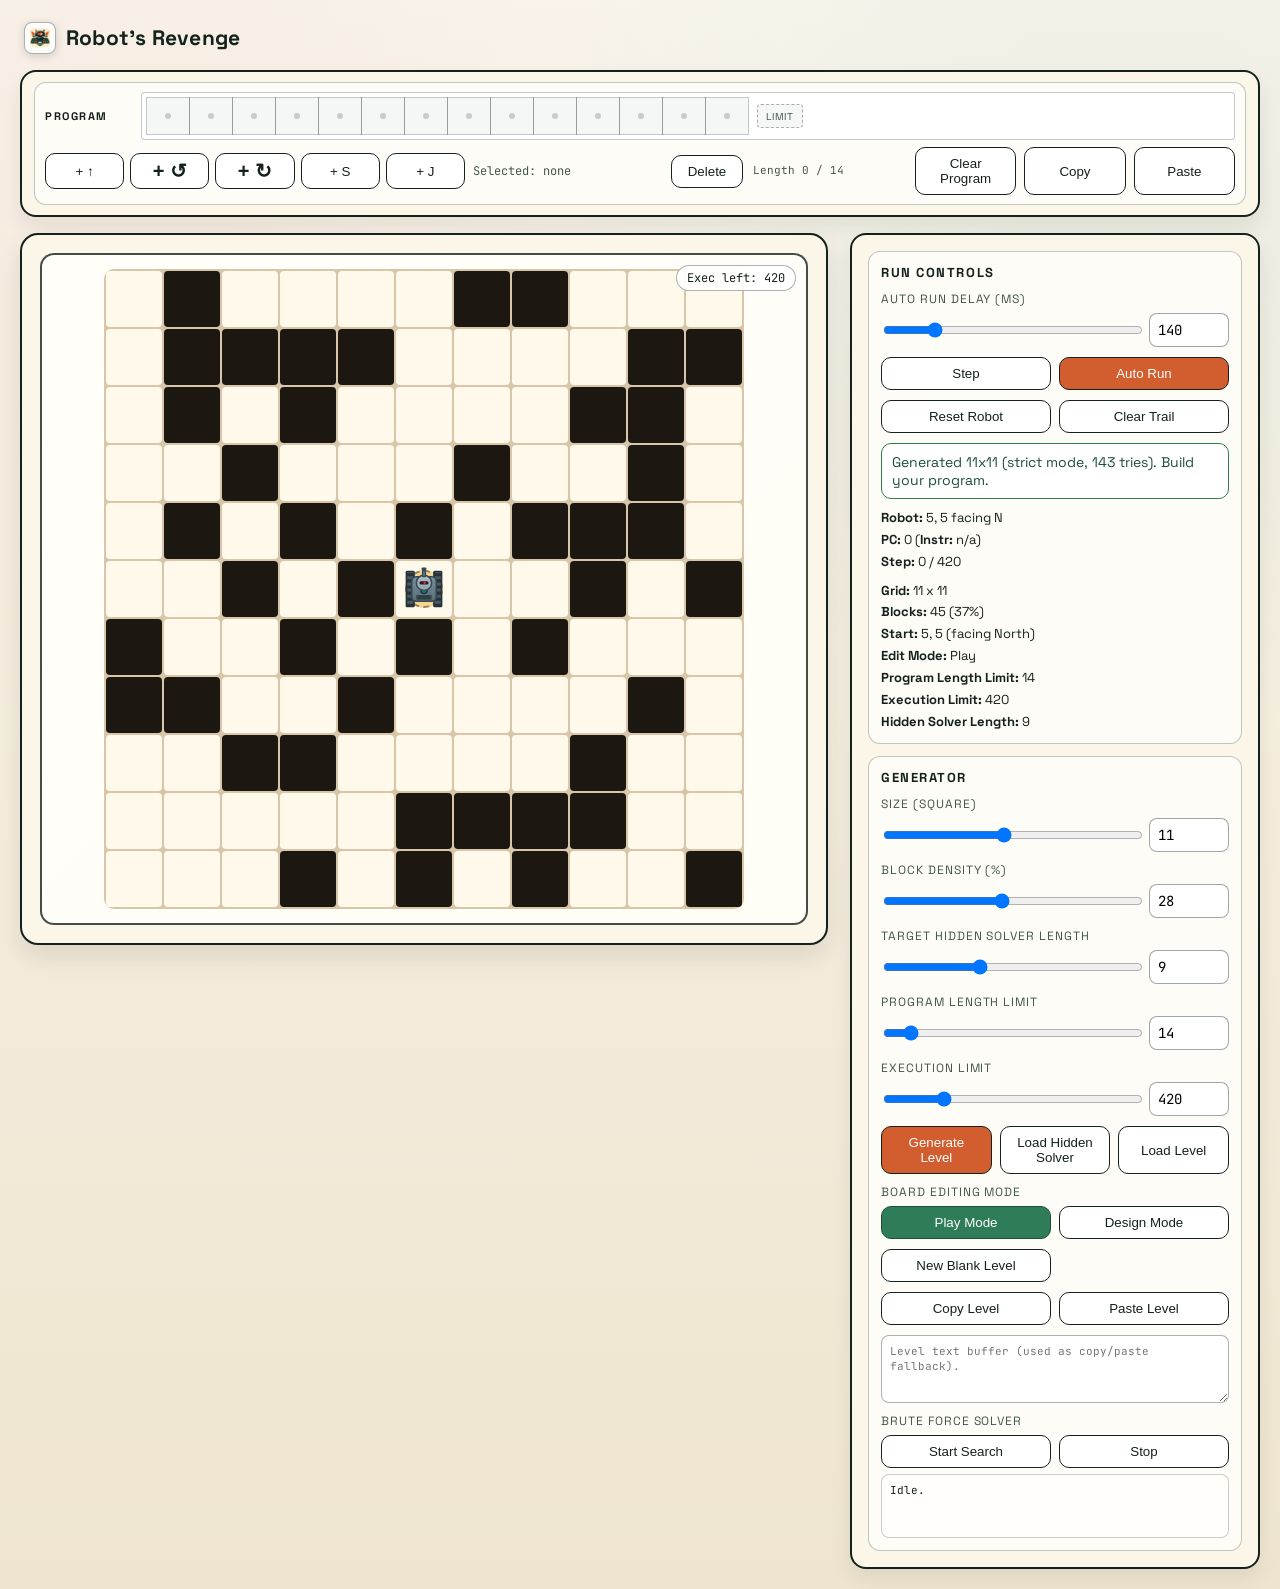
<file: index.html>
<!doctype html>
<html lang="en">
  <head>
    <meta charset="utf-8" />
    <meta name="viewport" content="width=device-width, initial-scale=1" />
    <title>Robot's Revenge</title>
    <link rel="icon" type="image/x-icon" href="./assets/favicon.ico" />
    <link rel="icon" type="image/png" sizes="32x32" href="./assets/favicon-32.png" />
    <link rel="icon" type="image/png" sizes="16x16" href="./assets/favicon-16.png" />
    <link rel="apple-touch-icon" sizes="180x180" href="./assets/favicon-180.png" />
    <link rel="stylesheet" href="./index.css" />
  </head>
  <body>
    <div class="shell">
      <div class="brand">
        <img
          class="brand-icon"
          src="./assets/icon_ui_64.png"
          alt="Robot's Revenge icon"
          width="32"
          height="32"
        />
        <div class="brand-name">Robot's Revenge</div>
      </div>
      <section class="panel program-panel">
        <section class="block program-block">
          <div class="program-line-top">
            <h2>Program</h2>
            <div id="programStrip" class="program-strip" aria-label="Program tokens"></div>
          </div>
          <div class="program-line-bottom">
            <div class="button-row five program-buttons">
              <button id="addFBtn" class="secondary" title="Add Forward (F): move one cell forward; exits if stepping off the board.">+ ↑</button>
              <button id="addLBtn" class="secondary turn-btn" title="Add Left (L): rotate 90 degrees counter-clockwise.">+ ↺</button>
              <button id="addRBtn" class="secondary turn-btn" title="Add Right (R): rotate 90 degrees clockwise.">+ ↻</button>
              <button id="addSBtn" class="secondary" title="Add Sense (S): if the cell ahead is blocked, run next instruction; otherwise skip one.">+ S</button>
              <button id="addJBtn" class="secondary" title="Add Jump (J±n): move the instruction pointer by an offset.">+ J</button>
            </div>
            <div class="program-edit">
              <div id="selectedInfo" class="selected-info">Selected: none</div>
              <button id="deleteSelectedBtn" class="secondary" title="Delete the selected instruction.">Delete</button>
            </div>
            <div id="programSummary" class="summary program-summary">Length 0 / 14</div>
            <div class="button-row triple program-actions">
              <button id="clearProgramBtn" class="secondary" title="Remove all instructions from the editor.">Clear Program</button>
              <button id="copyProgramBtn" class="secondary" title="Copy the current program text to the clipboard.">Copy</button>
              <button id="pasteProgramBtn" class="secondary" title="Paste program text from the clipboard into the editor.">Paste</button>
            </div>
          </div>
        </section>
      </section>

      <div class="main-row">
        <main id="arena" class="arena">
          <div id="boardWrap" class="board-wrap">
            <div id="execCountdown" class="exec-countdown" aria-live="polite"></div>
            <div id="board" class="board" aria-label="Puzzle board"></div>
          </div>
        </main>

        <aside class="panel">
          <section class="block">
            <h2>Run Controls</h2>
            <div class="control">
              <label for="speedRange">Auto Run Delay (ms)</label>
              <div class="pair">
                <input type="range" id="speedRange" min="50" max="550" value="140" />
                <input type="number" id="speedNumber" min="50" max="550" value="140" />
              </div>
            </div>
            <div class="button-row">
              <button id="stepBtn" class="secondary" title="Execute one instruction.">Step</button>
              <button id="runBtn" title="Run continuously using the selected delay until stop, crash, or escape.">Auto Run</button>
            </div>
            <div class="button-row">
              <button id="resetBtn" class="secondary" title="Reset robot position, facing, and execution state.">Reset Robot</button>
              <button id="clearTrailBtn" class="secondary" title="Clear only the visual trail without resetting execution state.">Clear Trail</button>
            </div>
            <div id="status" class="status">Ready.</div>
            <div id="runtimeMeta" class="meta"></div>
            <div id="levelMeta" class="meta"></div>
          </section>

          <section class="block">
            <h2>Generator</h2>
            <div class="control">
              <label for="sizeRange">Size (Square)</label>
              <div class="pair">
                <input type="range" id="sizeRange" min="5" max="18" value="11" />
                <input type="number" id="sizeNumber" min="5" max="18" value="11" />
              </div>
            </div>
            <div class="control">
              <label for="densityRange">Block Density (%)</label>
              <div class="pair">
                <input type="range" id="densityRange" min="8" max="52" value="28" />
                <input type="number" id="densityNumber" min="8" max="52" value="28" />
              </div>
            </div>
            <div class="control">
              <label for="solLenRange">Target Hidden Solver Length</label>
              <div class="pair">
                <input type="range" id="solLenRange" min="5" max="16" value="9" />
                <input type="number" id="solLenNumber" min="5" max="16" value="9" />
              </div>
            </div>
            <div class="control">
              <label for="progLimitRange">Program Length Limit</label>
              <div class="pair">
                <input type="range" id="progLimitRange" min="4" max="128" value="14" />
                <input type="number" id="progLimitNumber" min="4" max="128" value="14" />
              </div>
            </div>
            <div class="control">
              <label for="maxStepsRange">Execution Limit</label>
              <div class="pair">
                <input type="range" id="maxStepsRange" min="120" max="1500" value="420" />
                <input type="number" id="maxStepsNumber" min="120" max="1500" value="420" />
              </div>
            </div>
            <div class="button-row triple">
              <button id="generateBtn" title="Create a new random level using the current generator settings.">Generate Level</button>
              <button id="showSolutionBtn" class="secondary" title="Load the generated hidden solver into the program editor.">Load Hidden Solver</button>
              <button id="loadLevelBtn" class="secondary" title="Import a .level file from disk.">Load Level</button>
            </div>
            <div class="control">
              <label>Board Editing Mode</label>
              <div class="button-row dual">
                <button id="playModeBtn" class="secondary" title="Normal play mode: board clicks do not edit blocks.">Play Mode</button>
                <button id="designModeBtn" class="secondary" title="Design mode: click board cells to toggle blocks.">Design Mode</button>
              </div>
            </div>
            <div class="button-row">
              <button id="newDesignLevelBtn" class="secondary" title="Create a blank square board using the current Size value for manual level design.">New Blank Level</button>
            </div>
            <div class="button-row dual">
              <button id="copyLevelBtn" class="secondary" title="Copy the current board as .level text to the clipboard.">Copy Level</button>
              <button id="pasteLevelBtn" class="secondary" title="Paste .level text from the clipboard into the board editor.">Paste Level</button>
            </div>
            <textarea
              id="levelClipboardBuffer"
              class="level-clipboard-buffer"
              rows="3"
              spellcheck="false"
              placeholder="Level text buffer (used as copy/paste fallback)."
              title="If clipboard permissions are blocked, copy/paste level text manually here."
            ></textarea>
            <div class="control">
              <label>Brute Force Solver</label>
              <div class="button-row dual">
                <button id="bruteForceStartBtn" class="secondary" title="Try all programs from length 1 upward until one escapes or the search is stopped.">Start Search</button>
                <button id="bruteForceStopBtn" class="secondary" title="Stop the brute-force search.">Stop</button>
              </div>
              <div id="bruteForceMeta" class="summary brute-force-meta">Idle.</div>
            </div>
            <input id="loadLevelInput" type="file" accept=".level,text/plain" hidden />
          </section>
        </aside>
      </div>
    </div>

    <script src="./index.js"></script>
  </body>
</html>
</file>
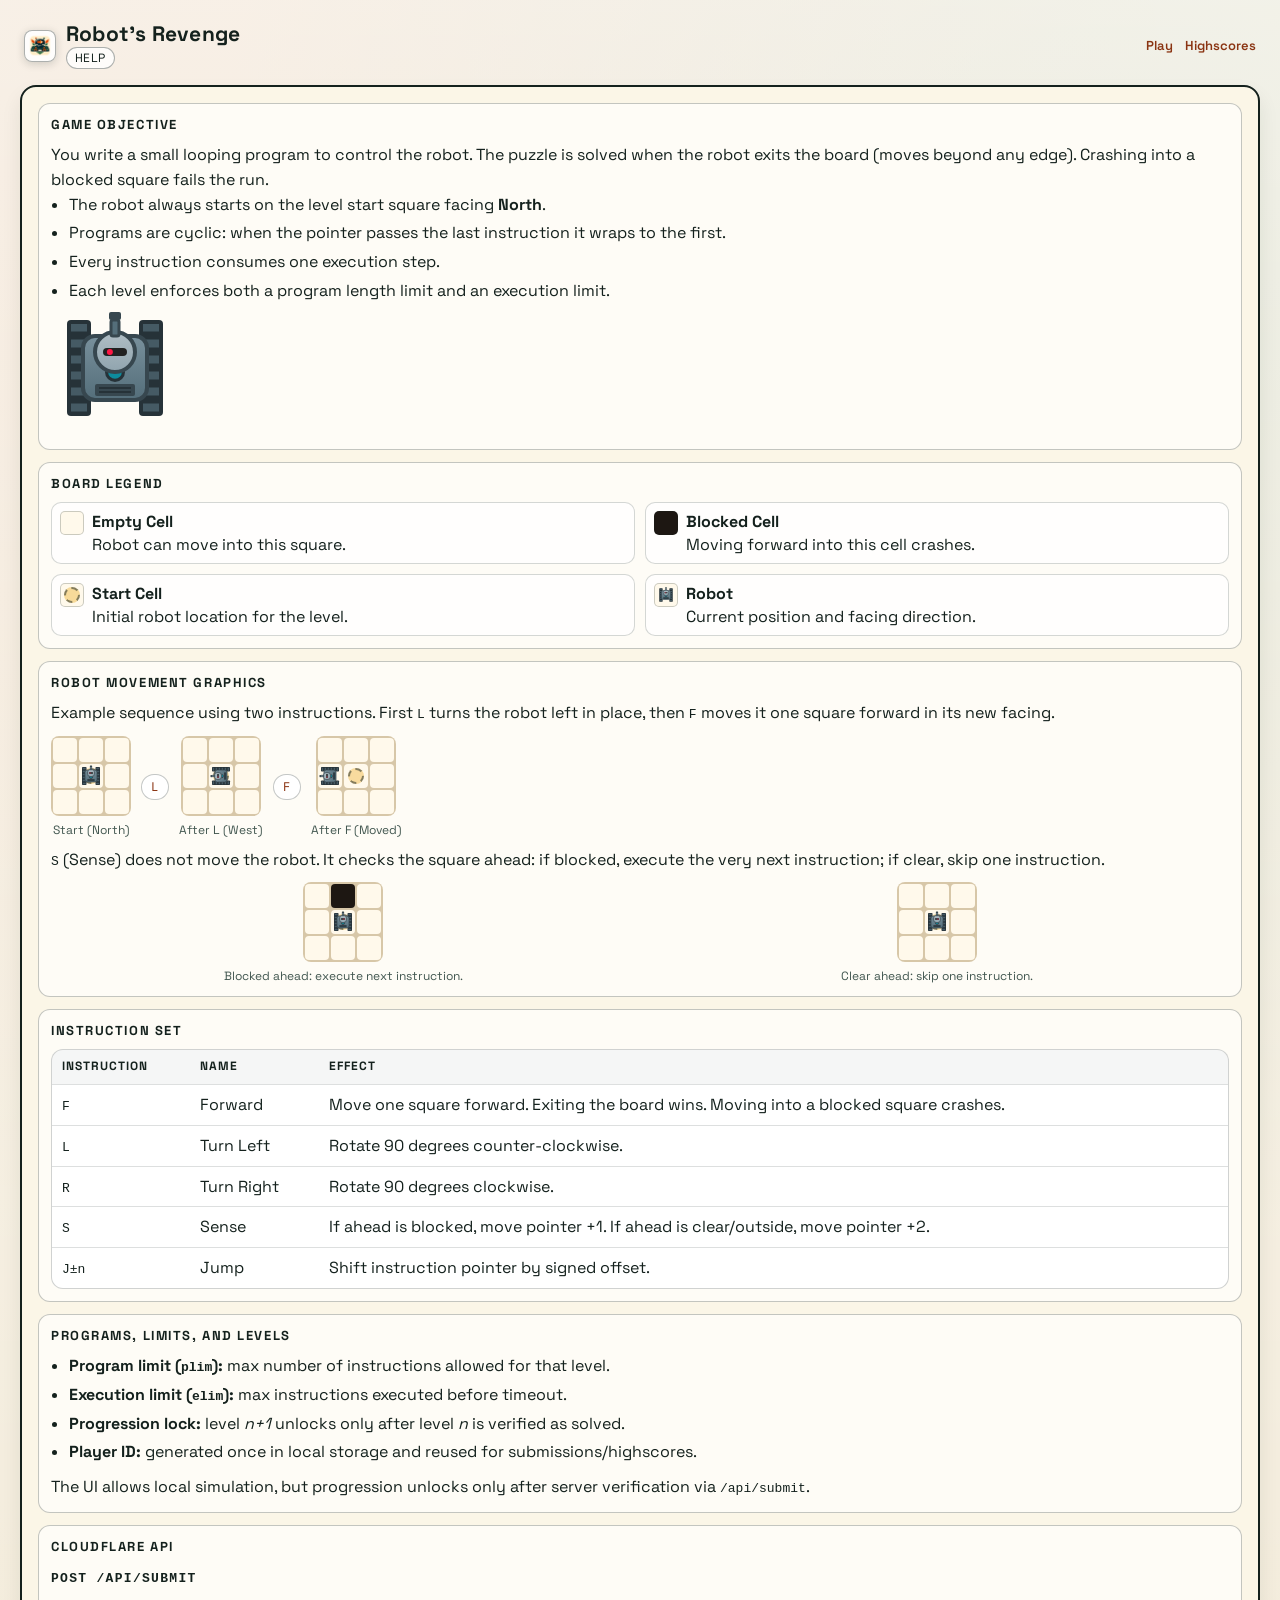
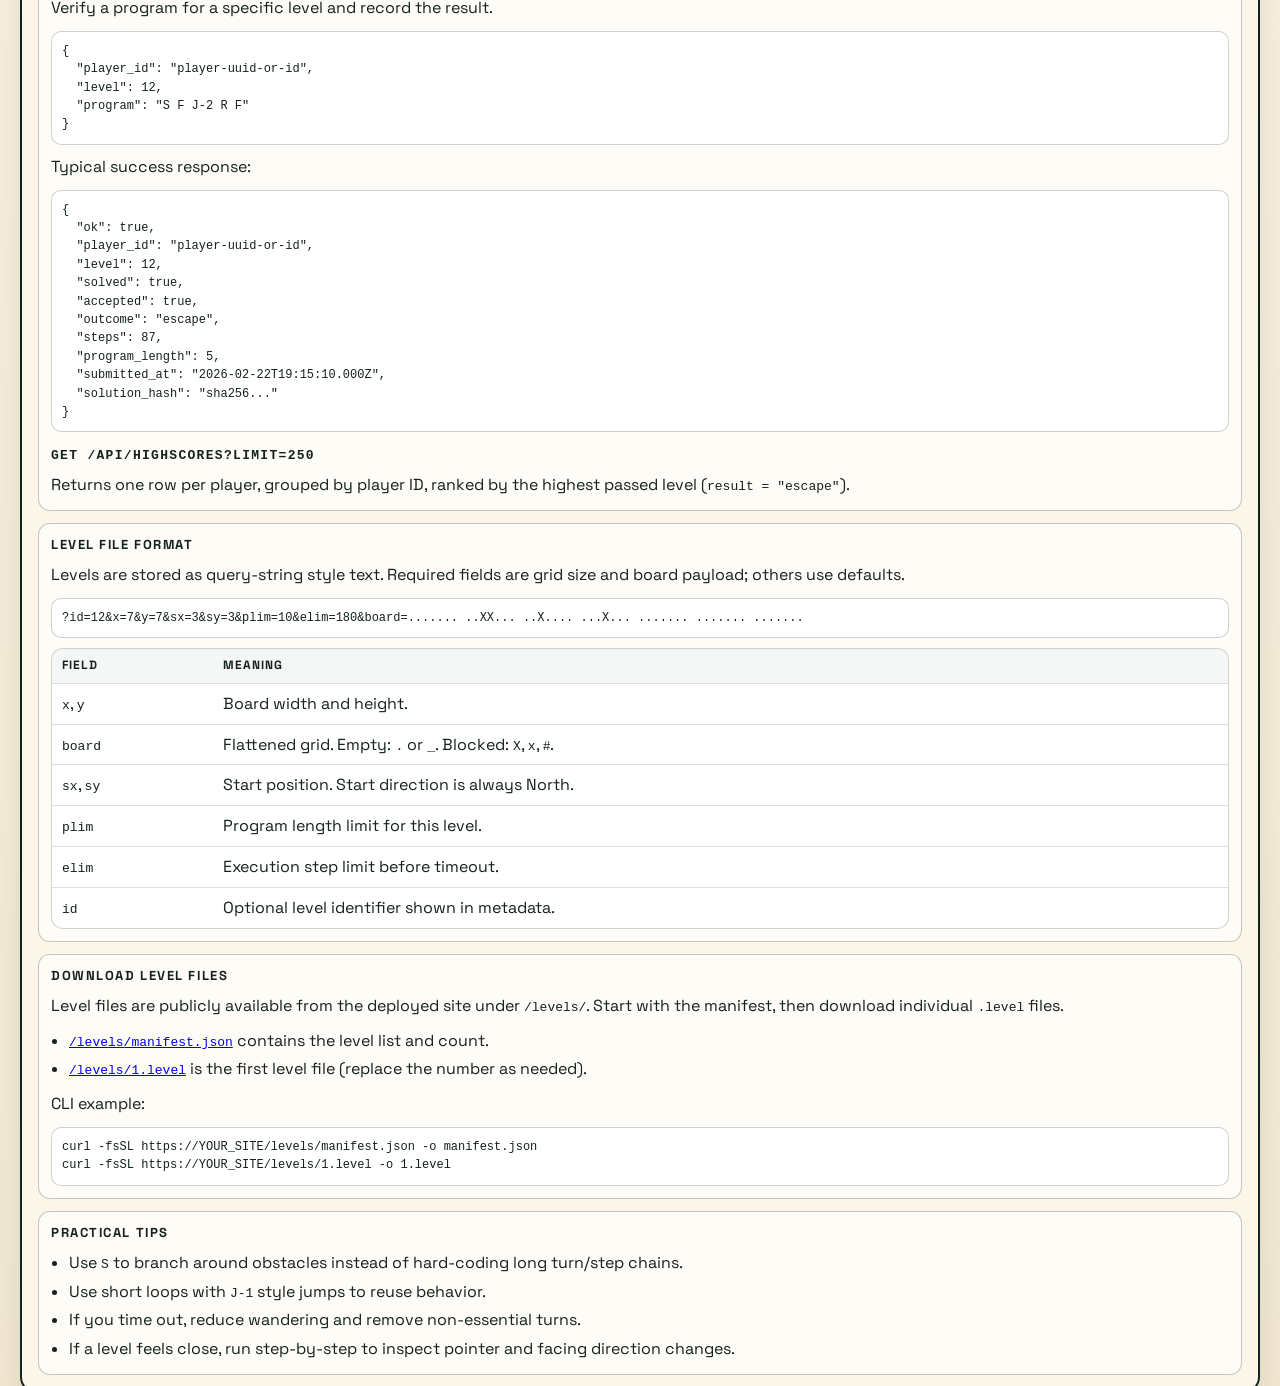
<file: help.html>
<!doctype html>
<html lang="en">
  <head>
    <meta charset="utf-8" />
    <meta name="viewport" content="width=device-width, initial-scale=1" />
    <title>Robot's Revenge Help</title>
    <link rel="icon" type="image/x-icon" href="./assets/favicon.ico" />
    <link rel="icon" type="image/png" sizes="32x32" href="./assets/favicon-32.png" />
    <link rel="icon" type="image/png" sizes="16x16" href="./assets/favicon-16.png" />
    <link rel="apple-touch-icon" sizes="180x180" href="./assets/favicon-180.png" />
    <link rel="stylesheet" href="./index.css" />
    <link rel="stylesheet" href="./help.css" />
  </head>
  <body>
    <div class="shell">
      <div class="brand">
        <img
          class="brand-icon"
          src="./assets/icon_ui_64.png"
          alt="Robot's Revenge icon"
          width="32"
          height="32"
        />
        <div class="brand-title-wrap">
          <div class="brand-name">Robot's Revenge</div>
          <div class="brand-level">Help</div>
        </div>
        <nav class="brand-nav" aria-label="Page navigation">
          <a class="brand-nav-link" href="./index.html">Play</a>
          <a class="brand-nav-link" href="./highscores.html">Highscores</a>
        </nav>
      </div>

      <section class="panel">
        <section class="block">
          <h2>Game Objective</h2>
          <div class="objective-layout">
            <div class="objective-copy">
              <p>
                You write a small looping program to control the robot. The puzzle is solved when the robot exits the board
                (moves beyond any edge). Crashing into a blocked square fails the run.
              </p>
              <ul class="help-list">
                <li>The robot always starts on the level start square facing <strong>North</strong>.</li>
                <li>Programs are cyclic: when the pointer passes the last instruction it wraps to the first.</li>
                <li>Every instruction consumes one execution step.</li>
                <li>Each level enforces both a program length limit and an execution limit.</li>
              </ul>
            </div>
            <div class="objective-robot-wrap" aria-hidden="true">
              <img class="objective-robot-icon" src="./assets/robot.svg" alt="" />
            </div>
          </div>
        </section>

        <section class="block">
          <h2>Board Legend</h2>
          <div class="legend-grid">
            <div class="legend-item">
              <div class="legend-swatch legend-empty"></div>
              <div>
                <strong>Empty Cell</strong>
                <div>Robot can move into this square.</div>
              </div>
            </div>
            <div class="legend-item">
              <div class="legend-swatch legend-blocked"></div>
              <div>
                <strong>Blocked Cell</strong>
                <div>Moving forward into this cell crashes.</div>
              </div>
            </div>
            <div class="legend-item">
              <div class="legend-swatch legend-start"></div>
              <div>
                <strong>Start Cell</strong>
                <div>Initial robot location for the level.</div>
              </div>
            </div>
            <div class="legend-item">
              <div class="legend-swatch legend-robot"></div>
              <div>
                <strong>Robot</strong>
                <div>Current position and facing direction.</div>
              </div>
            </div>
          </div>
        </section>

        <section class="block">
          <h2>Robot Movement Graphics</h2>
          <p>
            Example sequence using two instructions. First <code>L</code> turns the robot left in place, then
            <code>F</code> moves it one square forward in its new facing.
          </p>
          <div class="movement-strip">
            <figure class="move-frame">
              <div class="mini-board robot-r2 robot-c2 robot-n">
                <div class="mini-cell"></div>
                <div class="mini-cell"></div>
                <div class="mini-cell"></div>
                <div class="mini-cell"></div>
                <div class="mini-cell start"></div>
                <div class="mini-cell"></div>
                <div class="mini-cell"></div>
                <div class="mini-cell"></div>
                <div class="mini-cell"></div>
              </div>
              <figcaption>Start (North)</figcaption>
            </figure>
            <div class="move-arrow">L</div>
            <figure class="move-frame">
              <div class="mini-board robot-r2 robot-c2 robot-w">
                <div class="mini-cell"></div>
                <div class="mini-cell"></div>
                <div class="mini-cell"></div>
                <div class="mini-cell"></div>
                <div class="mini-cell start"></div>
                <div class="mini-cell"></div>
                <div class="mini-cell"></div>
                <div class="mini-cell"></div>
                <div class="mini-cell"></div>
              </div>
              <figcaption>After L (West)</figcaption>
            </figure>
            <div class="move-arrow">F</div>
            <figure class="move-frame">
              <div class="mini-board robot-r2 robot-c1 robot-w">
                <div class="mini-cell"></div>
                <div class="mini-cell"></div>
                <div class="mini-cell"></div>
                <div class="mini-cell"></div>
                <div class="mini-cell start"></div>
                <div class="mini-cell"></div>
                <div class="mini-cell"></div>
                <div class="mini-cell"></div>
                <div class="mini-cell"></div>
              </div>
              <figcaption>After F (Moved)</figcaption>
            </figure>
          </div>

          <p>
            <code>S</code> (Sense) does not move the robot. It checks the square ahead:
            if blocked, execute the very next instruction; if clear, skip one instruction.
          </p>
          <div class="sense-grid">
            <figure class="move-frame">
              <div class="mini-board robot-r2 robot-c2 robot-n">
                <div class="mini-cell"></div>
                <div class="mini-cell blocked"></div>
                <div class="mini-cell"></div>
                <div class="mini-cell"></div>
                <div class="mini-cell start"></div>
                <div class="mini-cell"></div>
                <div class="mini-cell"></div>
                <div class="mini-cell"></div>
                <div class="mini-cell"></div>
              </div>
              <figcaption>Blocked ahead: execute next instruction.</figcaption>
            </figure>
            <figure class="move-frame">
              <div class="mini-board robot-r2 robot-c2 robot-n">
                <div class="mini-cell"></div>
                <div class="mini-cell"></div>
                <div class="mini-cell"></div>
                <div class="mini-cell"></div>
                <div class="mini-cell start"></div>
                <div class="mini-cell"></div>
                <div class="mini-cell"></div>
                <div class="mini-cell"></div>
                <div class="mini-cell"></div>
              </div>
              <figcaption>Clear ahead: skip one instruction.</figcaption>
            </figure>
          </div>
        </section>

        <section class="block">
          <h2>Instruction Set</h2>
          <div class="help-table-wrap">
            <table class="help-table" aria-label="Instruction reference table">
              <thead>
                <tr>
                  <th>Instruction</th>
                  <th>Name</th>
                  <th>Effect</th>
                </tr>
              </thead>
              <tbody>
                <tr>
                  <td><code>F</code></td>
                  <td>Forward</td>
                  <td>Move one square forward. Exiting the board wins. Moving into a blocked square crashes.</td>
                </tr>
                <tr>
                  <td><code>L</code></td>
                  <td>Turn Left</td>
                  <td>Rotate 90 degrees counter-clockwise.</td>
                </tr>
                <tr>
                  <td><code>R</code></td>
                  <td>Turn Right</td>
                  <td>Rotate 90 degrees clockwise.</td>
                </tr>
                <tr>
                  <td><code>S</code></td>
                  <td>Sense</td>
                  <td>If ahead is blocked, move pointer +1. If ahead is clear/outside, move pointer +2.</td>
                </tr>
                <tr>
                  <td><code>J±n</code></td>
                  <td>Jump</td>
                  <td>Shift instruction pointer by signed offset.</td>
                </tr>
              </tbody>
            </table>
          </div>
        </section>

        <section class="block">
          <h2>Programs, Limits, and Levels</h2>
          <ul class="help-list">
            <li><strong>Program limit (<code>plim</code>):</strong> max number of instructions allowed for that level.</li>
            <li><strong>Execution limit (<code>elim</code>):</strong> max instructions executed before timeout.</li>
            <li><strong>Progression lock:</strong> level <em>n+1</em> unlocks only after level <em>n</em> is verified as solved.</li>
            <li><strong>Player ID:</strong> generated once in local storage and reused for submissions/highscores.</li>
          </ul>
          <p>
            The UI allows local simulation, but progression unlocks only after server verification via
            <code>/api/submit</code>.
          </p>
        </section>

        <section class="block">
          <h2>Cloudflare API</h2>
          <h3><code>POST /api/submit</code></h3>
          <p>Verify a program for a specific level and record the result.</p>
          <pre class="help-code"><code>{
  "player_id": "player-uuid-or-id",
  "level": 12,
  "program": "S F J-2 R F"
}</code></pre>
          <p>Typical success response:</p>
          <pre class="help-code"><code>{
  "ok": true,
  "player_id": "player-uuid-or-id",
  "level": 12,
  "solved": true,
  "accepted": true,
  "outcome": "escape",
  "steps": 87,
  "program_length": 5,
  "submitted_at": "2026-02-22T19:15:10.000Z",
  "solution_hash": "sha256..."
}</code></pre>

          <h3><code>GET /api/highscores?limit=250</code></h3>
          <p>
            Returns one row per player, grouped by player ID, ranked by the highest passed level
            (<code>result = "escape"</code>).
          </p>
        </section>

        <section class="block">
          <h2>Level File Format</h2>
          <p>
            Levels are stored as query-string style text. Required fields are grid size and board payload; others use defaults.
          </p>
          <pre class="help-code"><code>?id=12&x=7&y=7&sx=3&sy=3&plim=10&elim=180&board=....... ..XX... ..X.... ...X... ....... ....... .......</code></pre>
          <div class="help-table-wrap">
            <table class="help-table" aria-label="Level parameter reference">
              <thead>
                <tr>
                  <th>Field</th>
                  <th>Meaning</th>
                </tr>
              </thead>
              <tbody>
                <tr>
                  <td><code>x</code>, <code>y</code></td>
                  <td>Board width and height.</td>
                </tr>
                <tr>
                  <td><code>board</code></td>
                  <td>Flattened grid. Empty: <code>.</code> or <code>_</code>. Blocked: <code>X</code>, <code>x</code>, <code>#</code>.</td>
                </tr>
                <tr>
                  <td><code>sx</code>, <code>sy</code></td>
                  <td>Start position. Start direction is always North.</td>
                </tr>
                <tr>
                  <td><code>plim</code></td>
                  <td>Program length limit for this level.</td>
                </tr>
                <tr>
                  <td><code>elim</code></td>
                  <td>Execution step limit before timeout.</td>
                </tr>
                <tr>
                  <td><code>id</code></td>
                  <td>Optional level identifier shown in metadata.</td>
                </tr>
              </tbody>
            </table>
          </div>
        </section>

        <section class="block">
          <h2>Download Level Files</h2>
          <p>
            Level files are publicly available from the deployed site under <code>/levels/</code>.
            Start with the manifest, then download individual <code>.level</code> files.
          </p>
          <ul class="help-list">
            <li><a href="./levels/manifest.json"><code>/levels/manifest.json</code></a> contains the level list and count.</li>
            <li><a href="./levels/1.level"><code>/levels/1.level</code></a> is the first level file (replace the number as needed).</li>
          </ul>
          <p>CLI example:</p>
          <pre class="help-code"><code>curl -fsSL https://YOUR_SITE/levels/manifest.json -o manifest.json
curl -fsSL https://YOUR_SITE/levels/1.level -o 1.level</code></pre>
        </section>

        <section class="block">
          <h2>Practical Tips</h2>
          <ul class="help-list">
            <li>Use <code>S</code> to branch around obstacles instead of hard-coding long turn/step chains.</li>
            <li>Use short loops with <code>J-1</code> style jumps to reuse behavior.</li>
            <li>If you time out, reduce wandering and remove non-essential turns.</li>
            <li>If a level feels close, run step-by-step to inspect pointer and facing direction changes.</li>
          </ul>
        </section>
      </section>
    </div>
  </body>
</html>
</file>
<file: index.css>
@import url("https://fonts.googleapis.com/css2?family=Space+Grotesk:wght@400;500;700&family=JetBrains+Mono:wght@400;600&display=swap");

:root {
  --ink: #14211d;
  --muted: #41564f;
  --paper: #efe5cf;
  --panel: #fbf6e7;
  --accent: #d25d2e;
  --accent-dark: #8a3412;
  --lime: #2f7d58;
  --lime-dark: #1d4f37;
  --bad: #b23830;
  --grid: #d7c7a8;
  --wall: #1d1712;
  --trail: rgba(47, 125, 88, 0.22);
  --start: #f0bb49;
  --cell-size: 40px;
}

* {
  box-sizing: border-box;
}

body {
  margin: 0;
  min-height: 100vh;
  color: var(--ink);
  font-family: "Space Grotesk", "Trebuchet MS", sans-serif;
  background:
    linear-gradient(180deg, rgba(255, 255, 255, 0.62), rgba(255, 255, 255, 0)),
    radial-gradient(circle at 12% 6%, rgba(210, 93, 46, 0.12), transparent 34%),
    radial-gradient(circle at 88% 10%, rgba(47, 125, 88, 0.14), transparent 32%),
    var(--paper);
  padding: 20px;
}

.shell {
  width: min(1240px, 100%);
  margin: 0 auto;
  display: grid;
  gap: 16px;
}

.brand {
  display: flex;
  align-items: center;
  gap: 10px;
  padding: 2px 4px 0;
}

.brand-icon {
  width: 32px;
  height: 32px;
  display: block;
  border-radius: 8px;
  border: 1px solid rgba(20, 33, 29, 0.35);
  box-shadow: 0 2px 8px rgba(20, 33, 29, 0.18);
  background: rgba(255, 255, 255, 0.85);
}

.brand-name {
  font-size: 21px;
  font-weight: 700;
  letter-spacing: 0.01em;
  line-height: 1.1;
}

.main-row {
  display: grid;
  grid-template-columns: 1fr minmax(320px, 410px);
  gap: 22px;
  align-items: start;
}

.panel {
  background: var(--panel);
  border: 2px solid var(--ink);
  border-radius: 16px;
  box-shadow: 0 10px 20px rgba(20, 33, 29, 0.08);
  padding: 16px;
  display: grid;
  gap: 12px;
  align-content: start;
}

.program-panel {
  padding: 10px 12px;
  gap: 8px;
}

.block {
  border: 1px solid rgba(20, 33, 29, 0.25);
  border-radius: 12px;
  background: rgba(255, 255, 255, 0.62);
  padding: 12px;
  display: grid;
  gap: 10px;
}

.block h2 {
  margin: 0;
  font-size: 13px;
  text-transform: uppercase;
  letter-spacing: 0.12em;
}

.program-block {
  padding: 9px 10px;
  gap: 7px;
}

.program-block h2 {
  font-size: 11px;
  letter-spacing: 0.14em;
}

.program-line-top {
  display: grid;
  grid-template-columns: 88px minmax(0, 1fr);
  gap: 8px;
  align-items: center;
}

.program-line-bottom {
  display: grid;
  grid-template-columns: minmax(280px, 420px) minmax(220px, 270px) minmax(120px, 1fr) minmax(250px, 320px);
  gap: 8px;
  align-items: center;
}

.control {
  display: grid;
  gap: 6px;
}

.control label {
  font-size: 12px;
  color: var(--muted);
  text-transform: uppercase;
  letter-spacing: 0.08em;
}

.pair {
  display: grid;
  grid-template-columns: 1fr 80px;
  gap: 8px;
  align-items: center;
}

input[type="range"] {
  width: 100%;
}

input[type="number"],
select {
  width: 100%;
  border: 1px solid rgba(20, 33, 29, 0.4);
  border-radius: 8px;
  padding: 7px 8px;
  font-size: 14px;
  font-family: "JetBrains Mono", monospace;
  background: #fff;
}

button {
  border: 1px solid var(--ink);
  border-radius: 10px;
  padding: 8px 10px;
  cursor: pointer;
  font-weight: 500;
  color: #fff;
  background: var(--accent);
  transition: transform 0.12s ease;
}

button:active {
  transform: translateY(1px);
}

button.secondary {
  color: var(--ink);
  background: #fff;
}

button.mode-active {
  color: #fff;
  background: var(--lime);
  border-color: var(--lime-dark);
}

.turn-btn {
  font-size: 20px;
  font-weight: 700;
  line-height: 1;
}

.button-row {
  display: grid;
  grid-template-columns: repeat(2, minmax(0, 1fr));
  gap: 8px;
}

.button-row.dual {
  grid-template-columns: repeat(2, minmax(0, 1fr));
}

.button-row.triple {
  grid-template-columns: repeat(3, minmax(0, 1fr));
}

.button-row.six {
  grid-template-columns: repeat(6, minmax(0, 1fr));
}

.button-row.five {
  grid-template-columns: repeat(5, minmax(0, 1fr));
}

.program-buttons {
  gap: 6px;
  min-width: 0;
}

.program-buttons button {
  min-height: 36px;
  padding: 5px 8px;
}

.program-strip {
  display: flex;
  flex-wrap: nowrap;
  align-items: center;
  gap: 0;
  border: 1px solid rgba(20, 33, 29, 0.24);
  border-radius: 4px;
  background: #fff;
  padding: 4px;
  min-height: 40px;
  overflow-x: auto;
  overflow-y: hidden;
}

.token-empty {
  font-size: 12px;
  color: var(--muted);
  font-family: "JetBrains Mono", monospace;
}

.program-token {
  border: 1px solid rgba(20, 33, 29, 0.3);
  border-radius: 0;
  background: #fff;
  color: var(--ink);
  font-family: "JetBrains Mono", monospace;
  font-size: 26px;
  font-weight: 700;
  width: 44px;
  min-width: 44px;
  height: 38px;
  padding: 0;
  line-height: 0.9;
  min-height: 38px;
  display: inline-flex;
  align-items: center;
  justify-content: center;
  flex: 0 0 auto;
}

.program-slot {
  width: 44px;
  min-width: 44px;
  height: 38px;
  min-height: 38px;
  border: 1px solid rgba(20, 33, 29, 0.22);
  border-radius: 0;
  background: rgba(20, 33, 29, 0.04);
  position: relative;
  flex: 0 0 auto;
}

.program-strip > .program-token,
.program-strip > .program-slot {
  margin-left: -1px;
}

.program-strip > :first-child {
  margin-left: 0;
}

.program-slot::after {
  content: "";
  position: absolute;
  left: 50%;
  top: 50%;
  width: 6px;
  height: 6px;
  border-radius: 50%;
  background: rgba(20, 33, 29, 0.2);
  transform: translate(-50%, -50%);
}

.program-limit-tag {
  border: 1px dashed rgba(20, 33, 29, 0.34);
  border-radius: 4px;
  padding: 0 8px;
  height: 24px;
  display: inline-flex;
  align-items: center;
  justify-content: center;
  font-size: 10px;
  letter-spacing: 0.08em;
  text-transform: uppercase;
  color: var(--muted);
  background: rgba(20, 33, 29, 0.04);
  flex: 0 0 auto;
  margin-left: 8px;
}

.program-token[data-op="F"],
.program-token[data-op="L"],
.program-token[data-op="R"],
.program-token[data-op="S"] {
  font-size: 26px;
}

.program-token[data-op="J"] {
  flex-direction: column;
  gap: 0;
}

.program-token .jump-op {
  font-size: 18px;
  font-weight: 700;
  line-height: 0.9;
}

.program-token .jump-arg {
  font-size: 14px;
  font-weight: 600;
  line-height: 0.9;
  color: var(--muted);
}

.program-token.active {
  border-color: var(--lime);
  box-shadow: inset 0 0 0 1px rgba(47, 125, 88, 0.45);
}

.program-token.selected {
  border-color: var(--accent-dark);
  background: rgba(210, 93, 46, 0.12);
}

.program-token.jump-target {
  border-color: #2f5ea8;
  background: rgba(47, 94, 168, 0.18);
}

.program-edit {
  display: grid;
  grid-template-columns: minmax(0, 1fr) 72px;
  gap: 6px;
  align-items: center;
  min-width: 0;
}

.selected-info {
  font-family: "JetBrains Mono", monospace;
  font-size: 12px;
  color: var(--muted);
}

.summary {
  border: 1px solid rgba(20, 33, 29, 0.22);
  border-radius: 8px;
  padding: 8px;
  font-size: 12px;
  line-height: 1.4;
  font-family: "JetBrains Mono", monospace;
  background: rgba(255, 255, 255, 0.6);
}

.program-summary {
  border: none;
  background: transparent;
  padding: 1px 2px;
  border-radius: 0;
  font-size: 11px;
  line-height: 1.2;
  color: var(--muted);
}

.program-actions {
  min-width: 0;
}

.status {
  border: 1px solid var(--ink);
  border-radius: 10px;
  padding: 9px 10px;
  font-size: 14px;
  background: #fff;
}

.status.ok {
  border-color: var(--lime);
  color: var(--lime-dark);
}

.status.bad {
  border-color: var(--bad);
  color: var(--bad);
}

.meta {
  font-size: 13px;
  line-height: 1.45;
  display: grid;
  gap: 3px;
}

.meta strong {
  font-weight: 700;
}

.brute-force-meta {
  min-height: 64px;
  font-size: 11px;
  white-space: pre-line;
}

.level-clipboard-buffer {
  width: 100%;
  min-height: 68px;
  border: 1px solid rgba(20, 33, 29, 0.35);
  border-radius: 8px;
  padding: 8px;
  font-family: "JetBrains Mono", monospace;
  font-size: 11px;
  line-height: 1.3;
  background: #fff;
  color: var(--ink);
  resize: vertical;
}

.arena {
  background: var(--panel);
  border: 2px solid var(--ink);
  border-radius: 18px;
  padding: 18px;
  box-shadow: 0 12px 24px rgba(20, 33, 29, 0.1);
  display: grid;
  gap: 12px;
  transition: background 0.25s ease;
}

.arena.solved {
  background:
    linear-gradient(180deg, rgba(117, 217, 140, 0.28), rgba(117, 217, 140, 0.16)),
    var(--panel);
}

.arena.crashed {
  background:
    linear-gradient(180deg, rgba(226, 89, 80, 0.28), rgba(226, 89, 80, 0.16)),
    var(--panel);
}

.board-wrap {
  position: relative;
  border: 2px solid rgba(20, 33, 29, 0.8);
  border-radius: 14px;
  background:
    linear-gradient(135deg, rgba(255, 255, 255, 0.45), rgba(255, 255, 255, 0)),
    #fffdf5;
  padding: 14px;
  min-height: 560px;
  display: flex;
  justify-content: center;
  align-items: flex-start;
  overflow: auto;
}

.exec-countdown {
  position: absolute;
  top: 10px;
  right: 10px;
  z-index: 2;
  border: 1px solid rgba(20, 33, 29, 0.35);
  border-radius: 999px;
  padding: 4px 10px;
  font-family: "JetBrains Mono", monospace;
  font-size: 12px;
  background: rgba(255, 255, 255, 0.92);
  color: var(--ink);
}

.exec-countdown.warn {
  border-color: var(--accent-dark);
  color: var(--accent-dark);
}

.exec-countdown.low {
  border-color: var(--bad);
  color: var(--bad);
}

.board {
  display: grid;
  gap: 2px;
  background: var(--grid);
  border-radius: 10px;
  padding: 2px;
}

.cell {
  width: var(--cell-size);
  height: var(--cell-size);
  border-radius: 4px;
  background: #fff9eb;
  position: relative;
}

.board.editable .cell {
  cursor: pointer;
}

.board.editable .cell:hover {
  box-shadow: inset 0 0 0 2px rgba(47, 125, 88, 0.35);
}

.cell.blocked {
  background: var(--wall);
}

.cell.start::before {
  content: "";
  position: absolute;
  inset: 16%;
  border: 2px dashed rgba(20, 33, 29, 0.45);
  border-radius: 50%;
  background: rgba(240, 187, 73, 0.55);
}

.cell.trail::after {
  content: "";
  position: absolute;
  inset: 0;
  background: var(--trail);
}

.cell.robot::after {
  content: "";
  position: absolute;
  inset: 8%;
  background: center / contain no-repeat url("./assets/robot.svg");
  transform: rotate(var(--arrow-rot));
  transform-origin: center;
  pointer-events: none;
}

.cell.dir-n {
  --arrow-rot: 0deg;
}

.cell.dir-e {
  --arrow-rot: 90deg;
}

.cell.dir-s {
  --arrow-rot: 180deg;
}

.cell.dir-w {
  --arrow-rot: 270deg;
}

@media (max-width: 980px) {
  .main-row {
    grid-template-columns: 1fr;
  }

  .program-line-top {
    grid-template-columns: 1fr;
    gap: 6px;
  }

  .program-line-bottom {
    grid-template-columns: repeat(2, minmax(0, 1fr));
  }

  .program-summary {
    grid-column: 1 / -1;
  }

  .button-row.six {
    grid-template-columns: repeat(3, minmax(0, 1fr));
  }

  .button-row.five {
    grid-template-columns: repeat(3, minmax(0, 1fr));
  }

  .board-wrap {
    min-height: 420px;
  }
}

@media (max-width: 640px) {
  .brand-name {
    font-size: 18px;
  }

  .program-line-bottom {
    grid-template-columns: 1fr;
  }

  .program-edit {
    grid-template-columns: minmax(0, 1fr);
  }
}
</file>
<file: help.css>
.brand-title-wrap {
  display: grid;
  gap: 2px;
}

.brand-level {
  display: inline-flex;
  align-items: center;
  width: fit-content;
  padding: 2px 8px;
  border-radius: 999px;
  border: 1px solid rgba(20, 33, 29, 0.35);
  background: rgba(255, 255, 255, 0.8);
  font-size: 12px;
  letter-spacing: 0.04em;
  text-transform: uppercase;
}

.brand-nav {
  margin-left: auto;
  display: inline-flex;
  align-items: center;
  gap: 12px;
}

.brand-nav-link {
  color: var(--accent-dark);
  text-decoration: none;
  font-size: 13px;
  font-weight: 600;
  line-height: 1;
  border-bottom: 1px solid transparent;
}

.brand-nav-link:hover {
  border-bottom-color: currentColor;
}

.panel {
  gap: 12px;
}

.block {
  gap: 10px;
}

.block p {
  margin: 0;
  line-height: 1.55;
  color: var(--ink);
}

.block h3 {
  margin: 4px 0 0;
  font-size: 13px;
  text-transform: uppercase;
  letter-spacing: 0.1em;
}

.help-list {
  margin: 0;
  padding-left: 18px;
  line-height: 1.55;
}

.help-list li + li {
  margin-top: 4px;
}

.legend-grid {
  display: grid;
  grid-template-columns: repeat(2, minmax(0, 1fr));
  gap: 10px;
}

.legend-item {
  display: grid;
  grid-template-columns: 24px minmax(0, 1fr);
  gap: 8px;
  align-items: start;
  border: 1px solid rgba(20, 33, 29, 0.18);
  border-radius: 10px;
  padding: 8px;
  background: rgba(255, 255, 255, 0.72);
}

.legend-item strong {
  display: block;
  margin-bottom: 2px;
}

.legend-swatch {
  width: 24px;
  height: 24px;
  border-radius: 5px;
  border: 1px solid rgba(20, 33, 29, 0.22);
  background: #fff9eb;
  position: relative;
}

.legend-empty {
  background: #fff9eb;
}

.legend-blocked {
  background: var(--wall);
}

.legend-start::after {
  content: "";
  position: absolute;
  inset: 3px;
  border: 2px dashed rgba(20, 33, 29, 0.5);
  border-radius: 50%;
  background: rgba(240, 187, 73, 0.5);
}

.legend-robot::after {
  content: "";
  position: absolute;
  inset: 2px;
  background: center / contain no-repeat url("./assets/robot.svg");
}

.movement-strip {
  display: flex;
  align-items: center;
  gap: 10px;
  flex-wrap: wrap;
}

.sense-grid {
  display: grid;
  grid-template-columns: repeat(2, minmax(0, 1fr));
  gap: 10px;
}

.move-frame {
  margin: 0;
  display: grid;
  gap: 6px;
  justify-items: center;
}

.move-frame figcaption {
  font-size: 12px;
  text-align: center;
  color: var(--muted);
}

.move-arrow {
  border: 1px solid rgba(20, 33, 29, 0.25);
  border-radius: 999px;
  padding: 4px 9px;
  font-family: "JetBrains Mono", monospace;
  font-size: 12px;
  letter-spacing: 0.08em;
  background: #fff;
  color: var(--accent-dark);
}

.mini-board {
  --cell: 24px;
  --gap: 2px;
  --pad: 2px;
  --step: calc(var(--cell) + var(--gap));
  --robot-row: 2;
  --robot-col: 2;
  --robot-rot: 0deg;
  position: relative;
  display: grid;
  grid-template-columns: repeat(3, var(--cell));
  grid-template-rows: repeat(3, var(--cell));
  gap: var(--gap);
  padding: var(--pad);
  border-radius: 8px;
  background: var(--grid);
}

.mini-board::after {
  content: "";
  position: absolute;
  width: var(--cell);
  height: var(--cell);
  left: calc(var(--pad) + (var(--robot-col) - 1) * var(--step));
  top: calc(var(--pad) + (var(--robot-row) - 1) * var(--step));
  background: center / contain no-repeat url("./assets/robot.svg");
  transform: rotate(var(--robot-rot));
  transform-origin: center;
}

.mini-cell {
  width: var(--cell);
  height: var(--cell);
  border-radius: 4px;
  background: #fff9eb;
  position: relative;
}

.mini-cell.blocked {
  background: var(--wall);
}

.mini-cell.start::after {
  content: "";
  position: absolute;
  inset: 4px;
  border: 2px dashed rgba(20, 33, 29, 0.5);
  border-radius: 50%;
  background: rgba(240, 187, 73, 0.48);
}

.mini-board.robot-r1 {
  --robot-row: 1;
}

.mini-board.robot-r2 {
  --robot-row: 2;
}

.mini-board.robot-r3 {
  --robot-row: 3;
}

.mini-board.robot-c1 {
  --robot-col: 1;
}

.mini-board.robot-c2 {
  --robot-col: 2;
}

.mini-board.robot-c3 {
  --robot-col: 3;
}

.mini-board.robot-n {
  --robot-rot: 0deg;
}

.mini-board.robot-e {
  --robot-rot: 90deg;
}

.mini-board.robot-s {
  --robot-rot: 180deg;
}

.mini-board.robot-w {
  --robot-rot: 270deg;
}

.help-table-wrap {
  border: 1px solid rgba(20, 33, 29, 0.2);
  border-radius: 12px;
  overflow: auto;
  background: #fff;
}

.help-table {
  width: 100%;
  border-collapse: collapse;
  min-width: 640px;
}

.help-table th,
.help-table td {
  border-bottom: 1px solid rgba(20, 33, 29, 0.14);
  padding: 8px 10px;
  text-align: left;
  vertical-align: top;
  line-height: 1.45;
}

.help-table th {
  font-size: 12px;
  text-transform: uppercase;
  letter-spacing: 0.08em;
  background: rgba(20, 33, 29, 0.04);
}

.help-table tbody tr:last-child td {
  border-bottom: none;
}

.help-code {
  margin: 0;
  border: 1px solid rgba(20, 33, 29, 0.2);
  border-radius: 10px;
  background: #fff;
  padding: 10px;
  overflow: auto;
  font-family: "JetBrains Mono", monospace;
  font-size: 12px;
  line-height: 1.45;
}

@media (max-width: 900px) {
  .legend-grid {
    grid-template-columns: 1fr;
  }

  .sense-grid {
    grid-template-columns: 1fr;
  }
}

@media (max-width: 640px) {
  .brand-nav {
    gap: 8px;
  }

  .brand-nav-link {
    font-size: 12px;
  }

  .brand-level {
    font-size: 11px;
  }

  .movement-strip {
    gap: 8px;
  }

  .move-arrow {
    padding: 3px 8px;
  }
}
</file>
